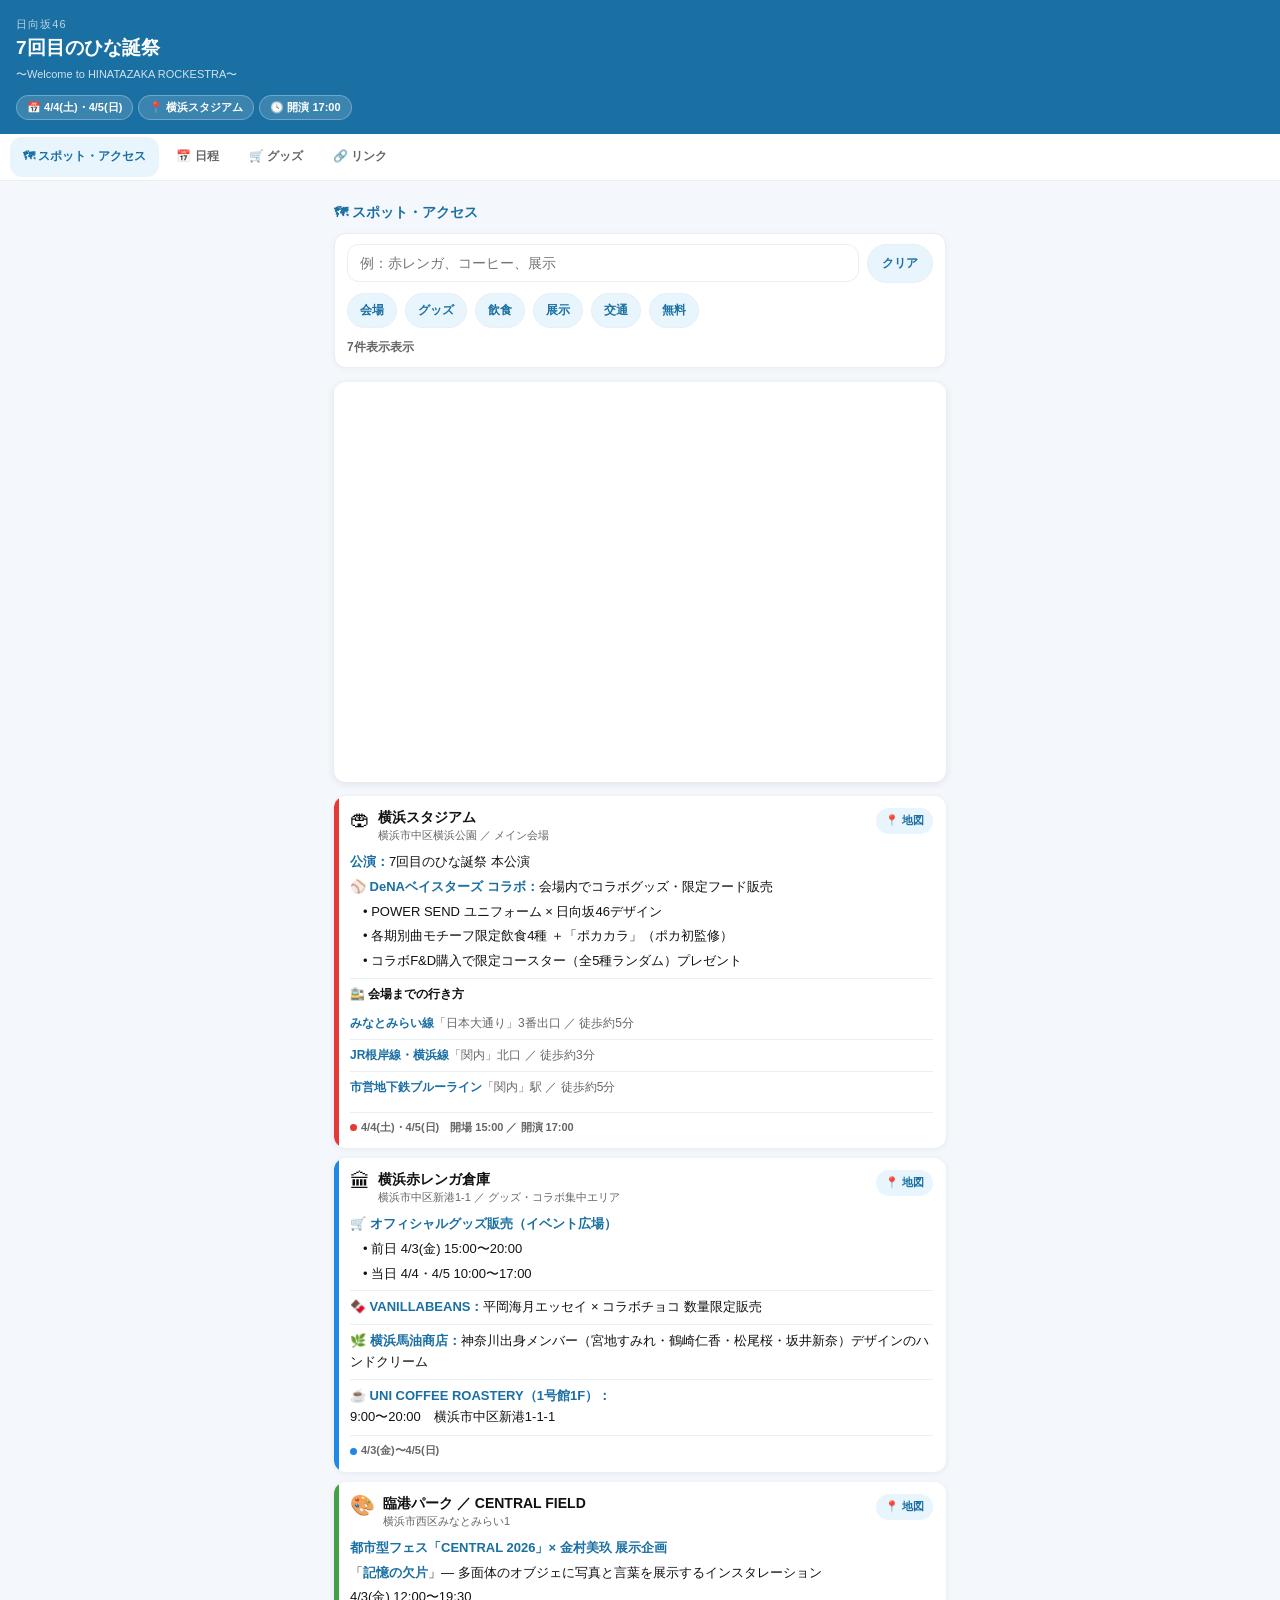
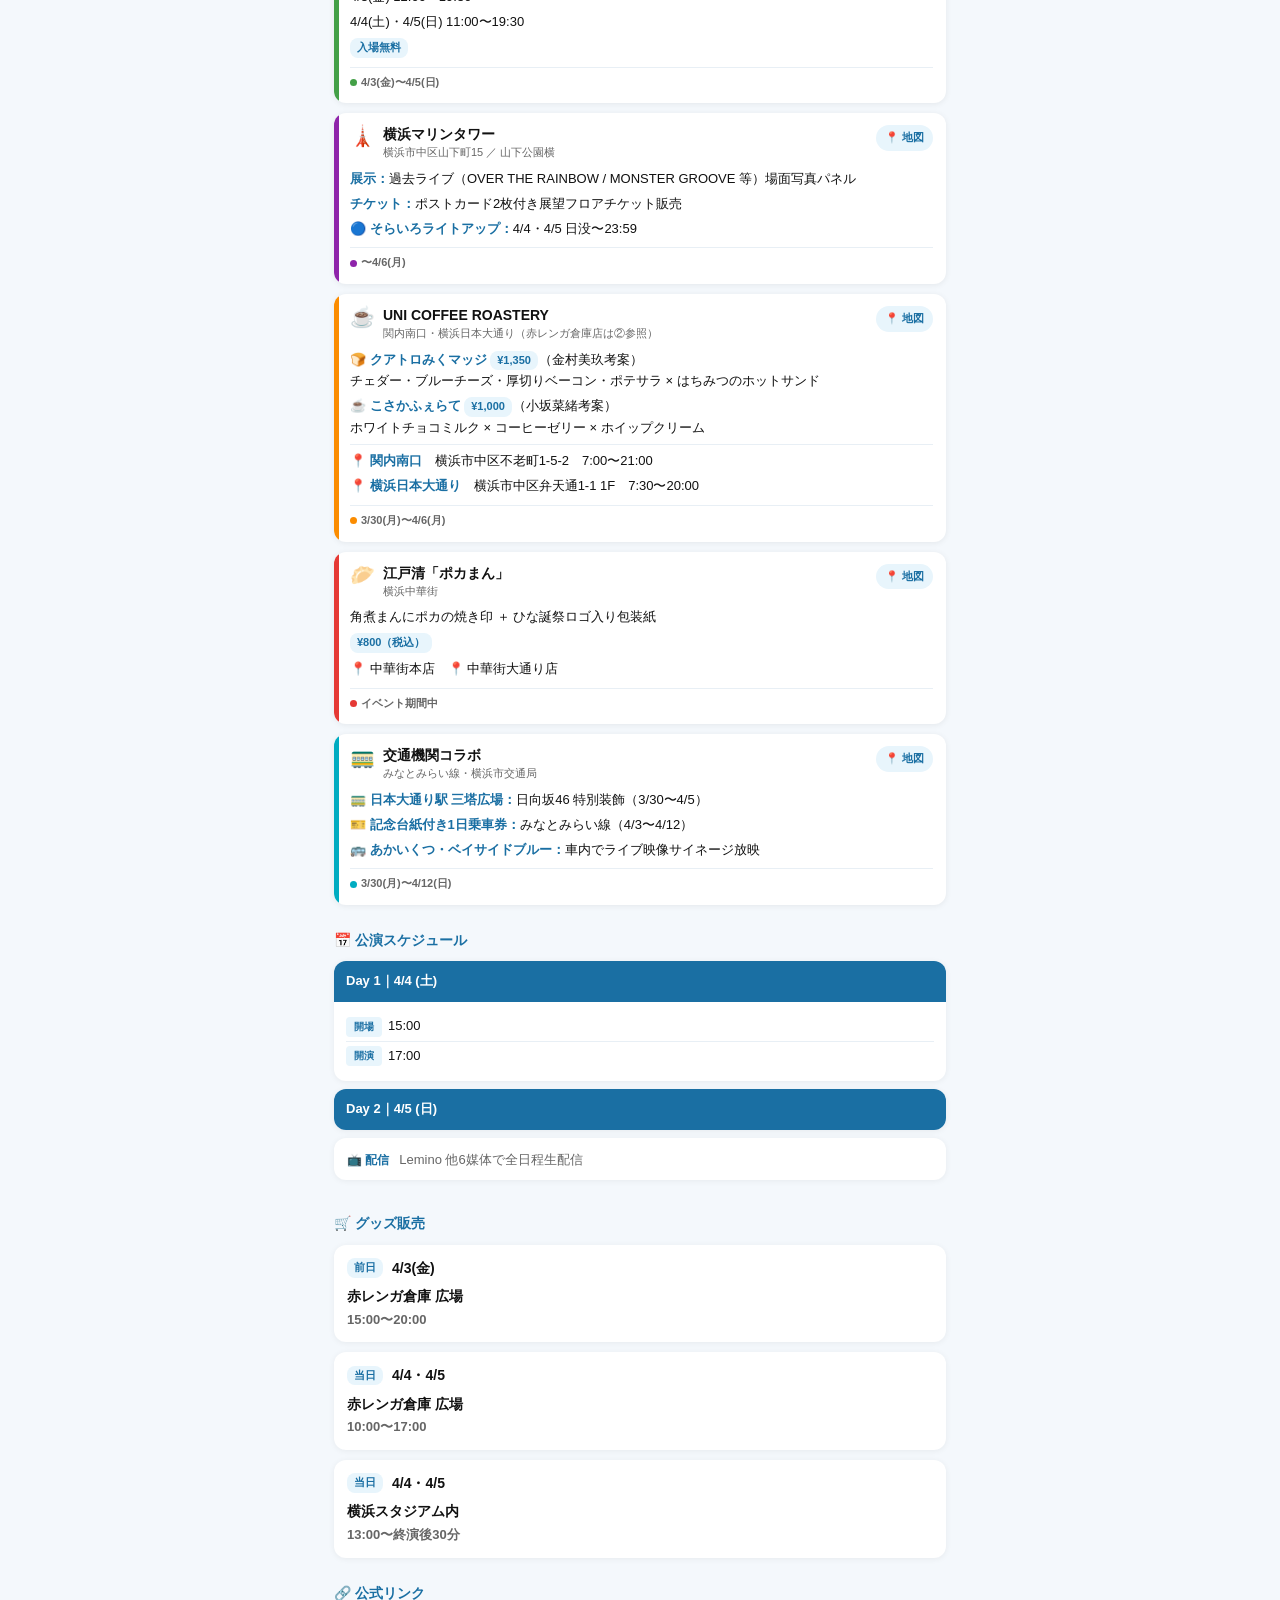
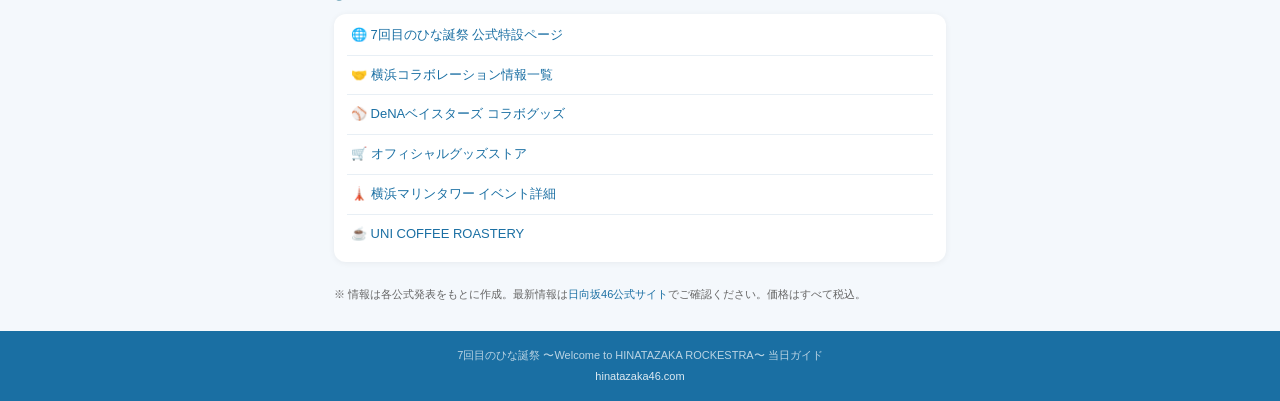
<file: index.html>
<!DOCTYPE html>
<html lang="ja">
<head>
  <meta charset="UTF-8">
  <meta name="viewport" content="width=device-width, initial-scale=1.0, viewport-fit=cover">
  <title>7回目のひな誕祭 当日ガイド</title>
  <link rel="stylesheet" href="styles.css">
  <script src="app.js" defer></script>
</head>
<body>

<a class="skip-link" href="#main">スキップして本文へ</a>

<!-- ── HEADER ── -->
<header>
  <p>日向坂46</p>
  <h1>7回目のひな誕祭</h1>
  <small>〜Welcome to HINATAZAKA ROCKESTRA〜</small>
  <div class="tags">
    <span class="tag">📅 4/4(土)・4/5(日)</span>
    <span class="tag">📍 横浜スタジアム</span>
    <span class="tag">🕓 開演 17:00</span>
  </div>
</header>

<!-- ── NAV ── -->
<nav aria-label="ページ内ナビゲーション">
  <ul>
    <li><a class="nav-link" href="#spots">🗺 スポット・アクセス</a></li>
    <li><a class="nav-link" href="#schedule">📅 日程</a></li>
    <li><a class="nav-link" href="#goods">🛒 グッズ</a></li>
    <li><a class="nav-link" href="#links">🔗 リンク</a></li>
  </ul>
</nav>

<main id="main" class="w">

  <!-- ══════════════════════════════════════
       MAP + COLLAB INTEGRATED
  ══════════════════════════════════════ -->
  <section class="sec" id="spots">
    <h2>🗺 スポット・アクセス</h2>

    <div class="spot-filterbar" role="search" aria-label="スポットを検索・絞り込み">
      <div class="spot-filter-row">
        <div class="spot-search">
          <label class="sr-only" for="spotSearch">スポットを検索</label>
          <input
            id="spotSearch"
            type="search"
            placeholder="例：赤レンガ、コーヒー、展示"
            autocomplete="off"
          >
        </div>
        <button id="spotClear" type="button" class="btn-small">クリア</button>
      </div>

      <div class="spot-filter-row" aria-label="タグで絞り込み">
        <button type="button" class="tag-filter" data-spot-tag="会場" aria-pressed="false">会場</button>
        <button type="button" class="tag-filter" data-spot-tag="グッズ" aria-pressed="false">グッズ</button>
        <button type="button" class="tag-filter" data-spot-tag="飲食" aria-pressed="false">飲食</button>
        <button type="button" class="tag-filter" data-spot-tag="展示" aria-pressed="false">展示</button>
        <button type="button" class="tag-filter" data-spot-tag="交通" aria-pressed="false">交通</button>
        <button type="button" class="tag-filter" data-spot-tag="無料" aria-pressed="false">無料</button>
      </div>

      <div class="spot-results" aria-live="polite">
        <span id="spotResultsCount">0件</span>表示
        <span id="spotNoResults" hidden>対象がありません</span>
      </div>
    </div>

    <!-- 地図 -->
    <div class="map-frame map-frame--crop" aria-label="横浜エリアマップ">
      <iframe
        id="yokohama-map"
        title="横浜エリアマップ（ピン付き）"
        loading="lazy"
        referrerpolicy="no-referrer-when-downgrade"
        src="https://www.google.com/maps/d/embed?mid=19dE9UWyX50jd9NySJXjD5lwad0S62lk&amp;z=14&amp;ll=35.4453%2C139.6381"
      ></iframe>
    </div>

    <!-- スポットカード -->
    <div class="spot-cards">

      <!-- ① 横浜スタジアム（会場＋行き方） -->
      <div class="spot-card" id="access" data-spot-id="stadium" data-lat="35.4394" data-lng="139.6374" data-tags="会場,グッズ,飲食">
        <div class="spot-bar" style="background:var(--c-stadium);"></div>
        <div class="spot-inner">
          <div class="spot-hd">
            <div class="spot-hd-left">
              <span class="spot-emoji">🏟</span>
              <div>
                <div class="spot-title">横浜スタジアム</div>
                <div class="spot-sub">横浜市中区横浜公園 ／ メイン会場</div>
              </div>
            </div>
            <a class="map-btn" href="https://maps.google.com/?q=横浜スタジアム" target="_blank" rel="noopener">📍 地図</a>
          </div>
          <div class="spot-body">
            <p><strong>公演：</strong>7回目のひな誕祭 本公演</p>
            <p><strong>⚾ DeNAベイスターズ コラボ：</strong>会場内でコラボグッズ・限定フード販売</p>
            <p>　• POWER SEND ユニフォーム × 日向坂46デザイン</p>
            <p>　• 各期別曲モチーフ限定飲食4種 ＋「ポカカラ」（ポカ初監修）</p>
            <p>　• コラボF&D購入で限定コースター（全5種ランダム）プレゼント</p>
            <hr>
            <p class="spot-inline-h">🚉 会場までの行き方</p>
            <ul class="spot-route">
              <li><strong>みなとみらい線</strong>「日本大通り」3番出口 ／ 徒歩約5分</li>
              <li><strong>JR根岸線・横浜線</strong>「関内」北口 ／ 徒歩約3分</li>
              <li><strong>市営地下鉄ブルーライン</strong>「関内」駅 ／ 徒歩約5分</li>
            </ul>
          </div>
          <div class="spot-foot">
            <div class="dot" style="background:var(--c-stadium);"></div>
            4/4(土)・4/5(日)　開場 15:00 ／ 開演 17:00
          </div>
        </div>
      </div>

      <!-- ② 横浜赤レンガ倉庫 -->
      <div class="spot-card" data-spot-id="redbrick" data-lat="35.4526321" data-lng="139.6428944" data-tags="グッズ,飲食">
        <div class="spot-bar" style="background:var(--c-redbrick);"></div>
        <div class="spot-inner">
          <div class="spot-hd">
            <div class="spot-hd-left">
              <span class="spot-emoji">🏛</span>
              <div>
                <div class="spot-title">横浜赤レンガ倉庫</div>
                <div class="spot-sub">横浜市中区新港1-1 ／ グッズ・コラボ集中エリア</div>
              </div>
            </div>
            <a class="map-btn" href="https://maps.google.com/?q=横浜赤レンガ倉庫" target="_blank" rel="noopener">📍 地図</a>
          </div>
          <div class="spot-body">
            <p><strong>🛒 オフィシャルグッズ販売（イベント広場）</strong></p>
            <p>　• 前日 4/3(金) 15:00〜20:00</p>
            <p>　• 当日 4/4・4/5 10:00〜17:00</p>
            <hr>
            <p><strong>🍫 VANILLABEANS：</strong>平岡海月エッセイ × コラボチョコ 数量限定販売</p>
            <hr>
            <p><strong>🌿 横浜馬油商店：</strong>神奈川出身メンバー（宮地すみれ・鶴崎仁香・松尾桜・坂井新奈）デザインのハンドクリーム</p>
            <hr>
            <p><strong>☕ UNI COFFEE ROASTERY（1号館1F）：</strong><br>9:00〜20:00　横浜市中区新港1-1-1</p>
          </div>
          <div class="spot-foot">
            <div class="dot" style="background:var(--c-redbrick);"></div>
            4/3(金)〜4/5(日)
          </div>
        </div>
      </div>

      <!-- ③ 臨港パーク（CENTRAL） -->
      <div class="spot-card" data-spot-id="central" data-lat="35.461028" data-lng="139.637389" data-tags="展示,無料">
        <div class="spot-bar" style="background:var(--c-central);"></div>
        <div class="spot-inner">
          <div class="spot-hd">
            <div class="spot-hd-left">
              <span class="spot-emoji">🎨</span>
              <div>
                <div class="spot-title">臨港パーク ／ CENTRAL FIELD</div>
                <div class="spot-sub">横浜市西区みなとみらい1</div>
              </div>
            </div>
            <a class="map-btn" href="https://maps.google.com/?q=臨港パーク+横浜" target="_blank" rel="noopener">📍 地図</a>
          </div>
          <div class="spot-body">
            <p><strong>都市型フェス「CENTRAL 2026」× 金村美玖 展示企画</strong></p>
            <p>「<strong>記憶の欠片</strong>」— 多面体のオブジェに写真と言葉を展示するインスタレーション</p>
            <p>4/3(金) 12:00〜19:30</p>
            <p>4/4(土)・4/5(日) 11:00〜19:30</p>
            <span class="chip chip-green">入場無料</span>
          </div>
          <div class="spot-foot">
            <div class="dot" style="background:var(--c-central);"></div>
            4/3(金)〜4/5(日)
          </div>
        </div>
      </div>

      <!-- ④ 横浜マリンタワー -->
      <div class="spot-card" data-spot-id="marinetower" data-lat="35.443939" data-lng="139.650940" data-tags="展示">
        <div class="spot-bar" style="background:var(--c-tower);"></div>
        <div class="spot-inner">
          <div class="spot-hd">
            <div class="spot-hd-left">
              <span class="spot-emoji">🗼</span>
              <div>
                <div class="spot-title">横浜マリンタワー</div>
                <div class="spot-sub">横浜市中区山下町15 ／ 山下公園横</div>
              </div>
            </div>
            <a class="map-btn" href="https://maps.google.com/?q=横浜マリンタワー" target="_blank" rel="noopener">📍 地図</a>
          </div>
          <div class="spot-body">
            <p><strong>展示：</strong>過去ライブ（OVER THE RAINBOW / MONSTER GROOVE 等）場面写真パネル</p>
            <p><strong>チケット：</strong>ポストカード2枚付き展望フロアチケット販売</p>
            <p><strong>🔵 そらいろライトアップ：</strong>4/4・4/5 日没〜23:59</p>
          </div>
          <div class="spot-foot">
            <div class="dot" style="background:var(--c-tower);"></div>
            〜4/6(月)
          </div>
        </div>
      </div>

      <!-- ⑤ UNI COFFEE（関内・日本大通り） -->
      <div class="spot-card" data-spot-id="unicoffee" data-lat="35.4468455" data-lng="139.6408256" data-tags="飲食">
        <div class="spot-bar" style="background:var(--c-unicoffee);"></div>
        <div class="spot-inner">
          <div class="spot-hd">
            <div class="spot-hd-left">
              <span class="spot-emoji">☕</span>
              <div>
                <div class="spot-title">UNI COFFEE ROASTERY</div>
                <div class="spot-sub">関内南口・横浜日本大通り（赤レンガ倉庫店は②参照）</div>
              </div>
            </div>
            <a class="map-btn" href="https://maps.google.com/?q=UNI+COFFEE+ROASTERY+関内" target="_blank" rel="noopener">📍 地図</a>
          </div>
          <div class="spot-body">
            <p>🍞 <strong>クアトロみくマッジ</strong> <span class="chip">¥1,350</span>（金村美玖考案）<br>
            チェダー・ブルーチーズ・厚切りベーコン・ポテサラ × はちみつのホットサンド</p>
            <p>☕ <strong>こさかふぇらて</strong> <span class="chip">¥1,000</span>（小坂菜緒考案）<br>
            ホワイトチョコミルク × コーヒーゼリー × ホイップクリーム</p>
            <hr>
            <p>📍 <strong>関内南口</strong>　横浜市中区不老町1-5-2　7:00〜21:00</p>
            <p>📍 <strong>横浜日本大通り</strong>　横浜市中区弁天通1-1 1F　7:30〜20:00</p>
          </div>
          <div class="spot-foot">
            <div class="dot" style="background:var(--c-unicoffee);"></div>
            3/30(月)〜4/6(月)
          </div>
        </div>
      </div>

      <!-- ⑥ 横浜中華街 -->
      <div class="spot-card" data-spot-id="chinatown" data-lat="35.442815" data-lng="139.645929" data-tags="飲食">
        <div class="spot-bar" style="background:var(--c-chinatown);"></div>
        <div class="spot-inner">
          <div class="spot-hd">
            <div class="spot-hd-left">
              <span class="spot-emoji">🥟</span>
              <div>
                <div class="spot-title">江戸清「ポカまん」</div>
                <div class="spot-sub">横浜中華街</div>
              </div>
            </div>
            <a class="map-btn" href="https://maps.google.com/?q=江戸清+横浜中華街" target="_blank" rel="noopener">📍 地図</a>
          </div>
          <div class="spot-body">
            <p>角煮まんにポカの焼き印 ＋ ひな誕祭ロゴ入り包装紙</p>
            <span class="chip">¥800（税込）</span>
            <p style="margin-top:5px;">📍 中華街本店　📍 中華街大通り店</p>
          </div>
          <div class="spot-foot">
            <div class="dot" style="background:var(--c-chinatown);"></div>
            イベント期間中
          </div>
        </div>
      </div>

      <!-- ⑦ 日本大通り駅・交通コラボ -->
      <div class="spot-card" data-spot-id="nihonodori" data-lat="35.446794" data-lng="139.642647" data-tags="交通">
        <div class="spot-bar" style="background:var(--c-minatomi);"></div>
        <div class="spot-inner">
          <div class="spot-hd">
            <div class="spot-hd-left">
              <span class="spot-emoji">🚃</span>
              <div>
                <div class="spot-title">交通機関コラボ</div>
                <div class="spot-sub">みなとみらい線・横浜市交通局</div>
              </div>
            </div>
            <a class="map-btn" href="https://maps.google.com/?q=日本大通り駅" target="_blank" rel="noopener">📍 地図</a>
          </div>
          <div class="spot-body">
            <p><strong>🚃 日本大通り駅 三塔広場：</strong>日向坂46 特別装飾（3/30〜4/5）</p>
            <p><strong>🎫 記念台紙付き1日乗車券：</strong>みなとみらい線（4/3〜4/12）</p>
            <p><strong>🚌 あかいくつ・ベイサイドブルー：</strong>車内でライブ映像サイネージ放映</p>
          </div>
          <div class="spot-foot">
            <div class="dot" style="background:var(--c-minatomi);"></div>
            3/30(月)〜4/12(日)
          </div>
        </div>
      </div>

    </div><!-- /spot-cards -->
  </section>

  <!-- ── SCHEDULE ── -->
  <section class="sec" id="schedule">
    <h2>📅 公演スケジュール</h2>
    <div class="schedule-list">
      <details class="day-accordion" open>
        <summary>Day 1｜4/4 (土)</summary>
        <div class="day-body">
          <div class="row"><span class="lbl">開場</span>15:00</div>
          <div class="row"><span class="lbl">開演</span>17:00</div>
        </div>
      </details>

      <details class="day-accordion">
        <summary>Day 2｜4/5 (日)</summary>
        <div class="day-body">
          <div class="row"><span class="lbl">開場</span>15:00</div>
          <div class="row"><span class="lbl">開演</span>17:00</div>
        </div>
      </details>
    </div>
    <div class="card" style="padding: 10px 13px; margin-top: 2px;">
      <span style="font-size:12px; font-weight:700; color:var(--sky-d);">📺 配信</span>
      <span style="font-size:13px; color:var(--sub); margin-left:6px;">Lemino 他6媒体で全日程生配信</span>
    </div>
  </section>

  <!-- ── GOODS ── -->
  <section class="sec" id="goods">
    <h2>🛒 グッズ販売</h2>
    <div class="goods-list" aria-label="グッズ販売日程">
      <div class="goods-item">
        <div class="goods-meta">
          <span class="chip">前日</span>
          <span style="font-weight:900;">4/3(金)</span>
        </div>
        <div class="goods-place">赤レンガ倉庫 広場</div>
        <div class="goods-time">15:00〜20:00</div>
      </div>

      <div class="goods-item">
        <div class="goods-meta">
          <span class="chip">当日</span>
          <span style="font-weight:900;">4/4・4/5</span>
        </div>
        <div class="goods-place">赤レンガ倉庫 広場</div>
        <div class="goods-time">10:00〜17:00</div>
      </div>

      <div class="goods-item">
        <div class="goods-meta">
          <span class="chip">当日</span>
          <span style="font-weight:900;">4/4・4/5</span>
        </div>
        <div class="goods-place">横浜スタジアム内</div>
        <div class="goods-time">13:00〜終演後30分</div>
      </div>
    </div>
  </section>

  <!-- ── LINKS ── -->
  <section class="sec" id="links">
    <h2>🔗 公式リンク</h2>
    <div class="card" style="padding: 2px 13px 8px;">
      <ul class="lk-list">
        <li><a href="https://www.hinatazaka46.com/s/official/page/7th-anniversary" target="_blank" rel="noopener">🌐 7回目のひな誕祭 公式特設ページ</a></li>
        <li><a href="https://www.hinatazaka46.com/s/official/news/detail/E00807" target="_blank" rel="noopener">🤝 横浜コラボレーション情報一覧</a></li>
        <li><a href="https://www.baystars.co.jp/news/2026/04/0401_01.php" target="_blank" rel="noopener">⚾ DeNAベイスターズ コラボグッズ</a></li>
        <li><a href="https://store.plusmember.jp/hinatazaka46/products/list.php?category_id=5023" target="_blank" rel="noopener">🛒 オフィシャルグッズストア</a></li>
        <li><a href="https://marinetower.yokohama/events/202603193284/" target="_blank" rel="noopener">🗼 横浜マリンタワー イベント詳細</a></li>
        <li><a href="https://unicoffeeroastery.jp/" target="_blank" rel="noopener">☕ UNI COFFEE ROASTERY</a></li>
      </ul>
    </div>
  </section>

  <p class="note" style="margin: 12px 0 0;">
    ※ 情報は各公式発表をもとに作成。最新情報は<a href="https://www.hinatazaka46.com" style="color:var(--sky-d);">日向坂46公式サイト</a>でご確認ください。価格はすべて税込。
  </p>

</main><!-- /w -->

<footer>
  <p>7回目のひな誕祭 〜Welcome to HINATAZAKA ROCKESTRA〜 当日ガイド</p>
  <p style="margin-top:3px;"><a href="https://www.hinatazaka46.com">hinatazaka46.com</a></p>
</footer>

</body>
</html>
</file>
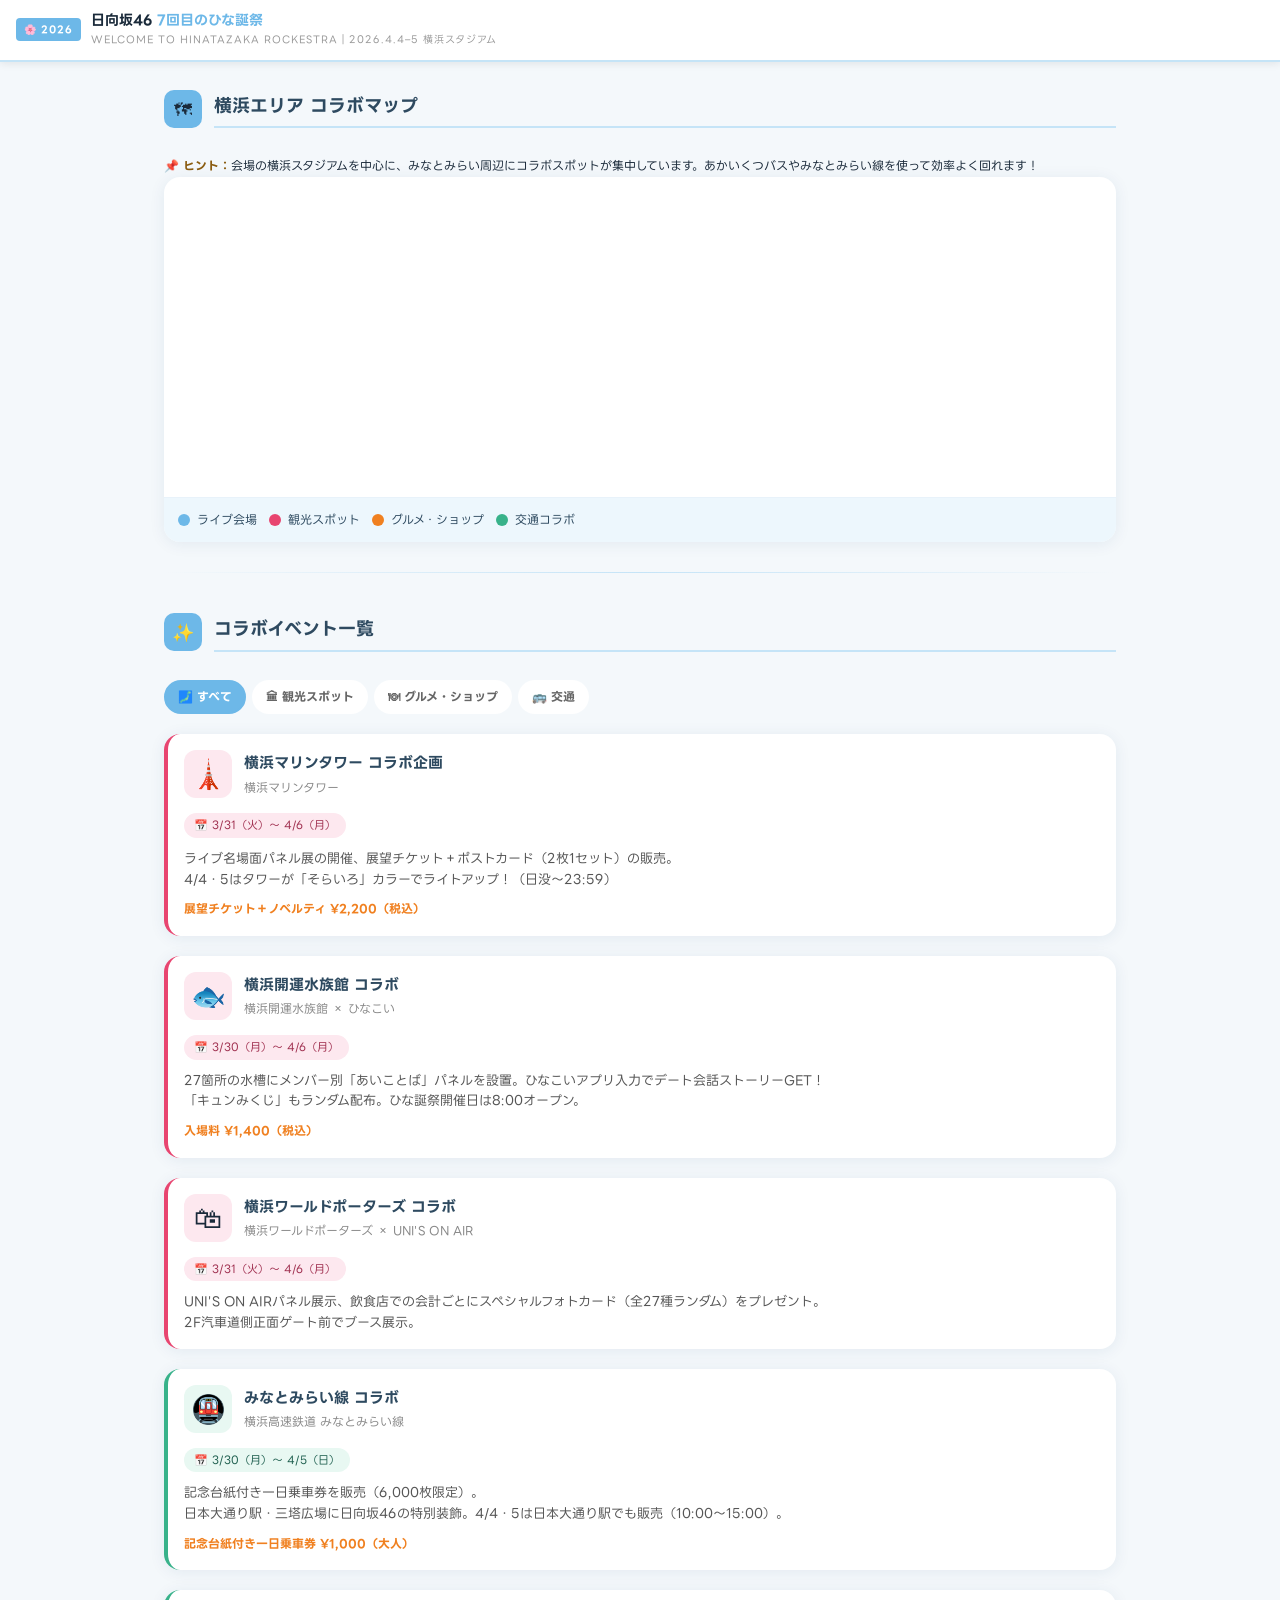
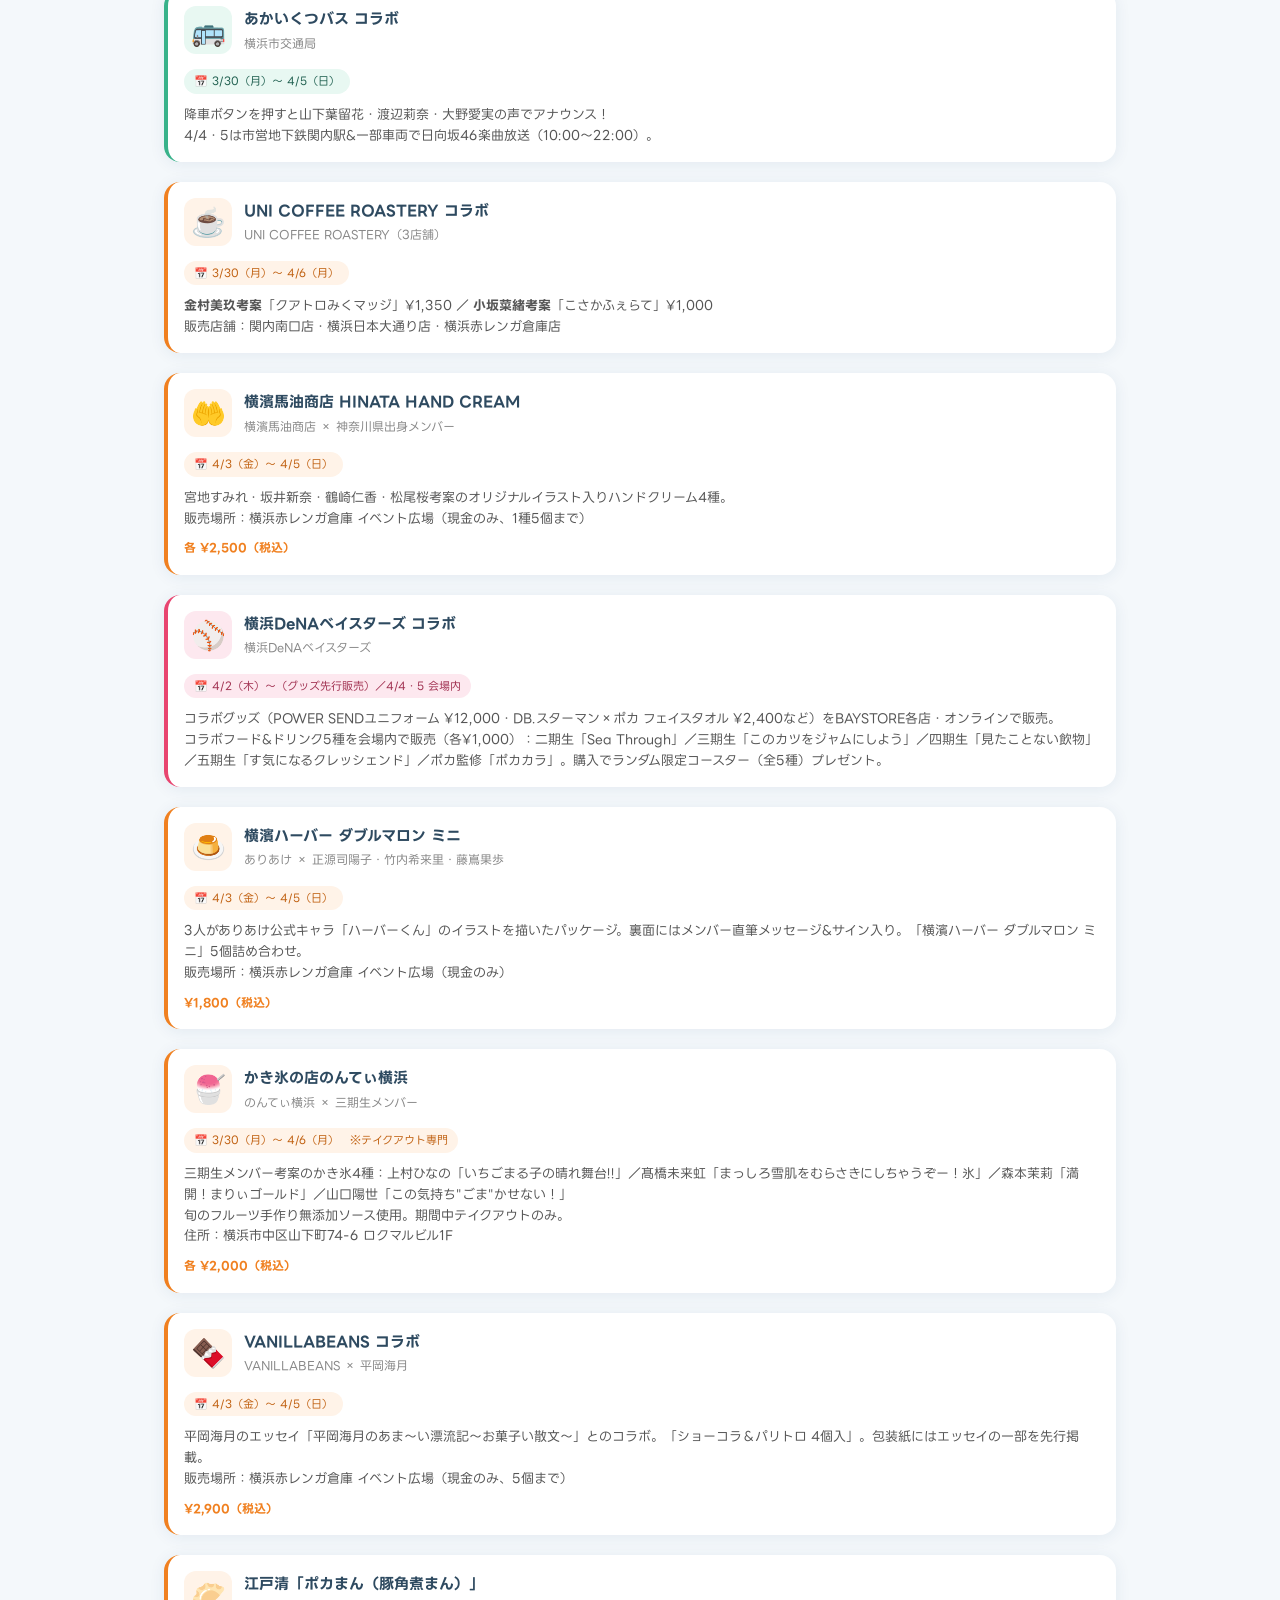
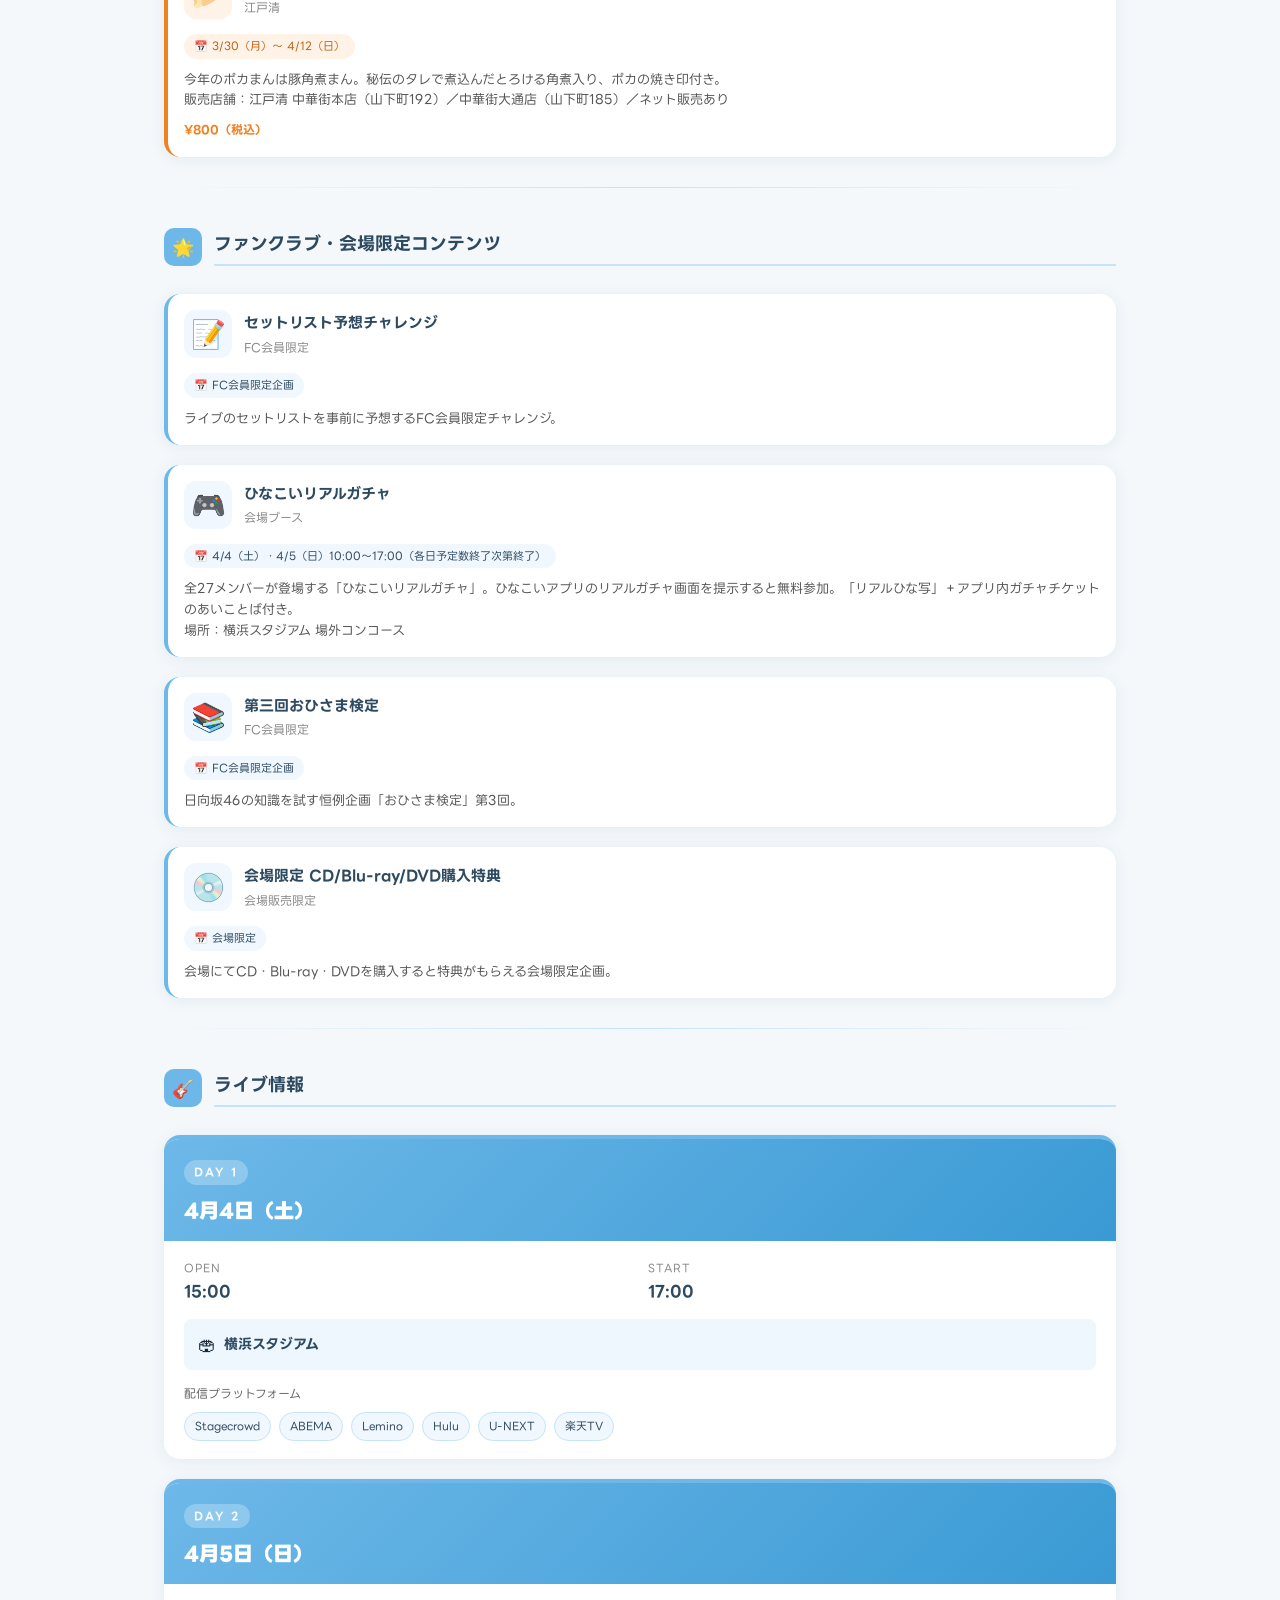
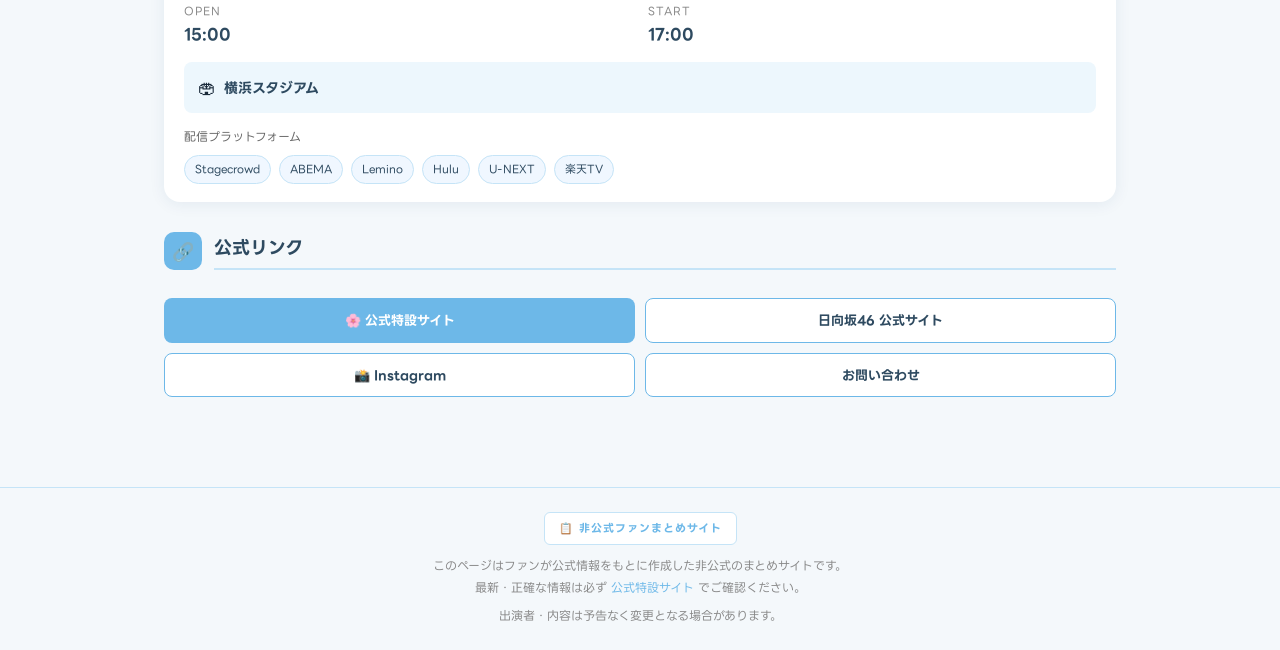
<file: hinatan7th.html>
<!DOCTYPE html>
<html lang="ja">
<head>
<meta charset="UTF-8">
<meta name="viewport" content="width=device-width, initial-scale=1.0">
<title>7回目のひな誕祭 イベント情報まとめ</title>
<link href="https://fonts.googleapis.com/css2?family=LINE+Seed+JP:wght@400;700&display=swap" rel="stylesheet">
<style>
  :root {
    --sky: #6db8e8;
    --sky-light: #c5e4f7;
    --sky-pale: #edf7fd;
    --yellow: #f9d030;
    --orange: #f08020;
    --dark: #1a2a3a;
    --mid: #2e4a60;
    --white: #ffffff;
    --gray: #f4f8fb;
    --accent: #e84570;
  }

  * { box-sizing: border-box; margin: 0; padding: 0; }

  body {
    font-family: 'LINE Seed JP', sans-serif;
    background: var(--gray);
    color: var(--dark);
    line-height: 1.7;
  }

  /* ===== HEADER ===== */
  .hero {
    background: var(--white);
    border-bottom: 2px solid var(--sky-light);
    padding: 18px 32px;
    display: flex;
    align-items: center;
    gap: 14px;
  }
  .hero-badge {
    display: inline-block;
    background: var(--sky);
    color: var(--white);
    font-size: 11px;
    font-weight: 700;
    letter-spacing: 1px;
    padding: 4px 12px;
    border-radius: 4px;
    white-space: nowrap;
    flex-shrink: 0;
  }
  .hero-text { flex: 1; }
  .hero h1 {
    font-size: 17px;
    color: var(--dark);
    font-weight: 700;
    line-height: 1.2;
  }
  .hero h1 span { color: var(--sky); }
  .hero-sub {
    font-size: 11px;
    color: #999;
    letter-spacing: 1px;
    margin-top: 2px;
  }
  .hero-info-row { display: none; }

  /* ===== SECTION ===== */
  .section {
    max-width: 980px;
    margin: 0 auto;
    padding: 50px 20px 10px;
  }
  .section-title {
    display: flex;
    align-items: center;
    gap: 12px;
    margin-bottom: 28px;
  }
  .section-title .icon {
    width: 38px;
    height: 38px;
    background: var(--sky);
    border-radius: 10px;
    display: flex;
    align-items: center;
    justify-content: center;
    font-size: 18px;
    flex-shrink: 0;
  }
  .section-title h2 {
    font-family: 'LINE Seed JP', sans-serif;
    font-size: 22px;
    font-weight: 700;
    color: var(--mid);
    border-bottom: 2px solid var(--sky-light);
    padding-bottom: 6px;
    flex: 1;
  }

  /* ===== LIVE CARDS ===== */
  .live-grid {
    display: grid;
    grid-template-columns: repeat(auto-fit, minmax(280px, 1fr));
    gap: 20px;
    margin-bottom: 30px;
  }
  .live-card {
    background: white;
    border-radius: 16px;
    overflow: hidden;
    box-shadow: 0 2px 16px rgba(30,70,120,0.08);
    border-top: 4px solid var(--sky);
  }
  .live-card-head {
    background: linear-gradient(135deg, var(--sky) 0%, #3a9ad4 100%);
    color: white;
    padding: 18px 20px 14px;
  }
  .live-card-head .day-badge {
    background: rgba(255,255,255,0.25);
    font-size: 11px;
    font-weight: 700;
    letter-spacing: 2px;
    padding: 3px 10px;
    border-radius: 20px;
    margin-bottom: 8px;
    display: inline-block;
  }
  .live-card-head .date {
    font-size: 20px;
    font-weight: 900;
  }
  .live-card-body { padding: 18px 20px; }
  .time-row {
    display: flex;
    gap: 16px;
    margin-bottom: 14px;
  }
  .time-item { flex: 1; }
  .time-item .t-label { font-size: 11px; color: #888; letter-spacing: 1px; }
  .time-item .t-value { font-size: 16px; font-weight: 700; color: var(--mid); }
  .venue-row {
    display: flex;
    align-items: center;
    gap: 8px;
    background: var(--sky-pale);
    border-radius: 8px;
    padding: 10px 14px;
    margin-bottom: 14px;
  }
  .venue-row .v-icon { font-size: 18px; }
  .venue-row .v-text { font-size: 14px; font-weight: 700; color: var(--mid); }
  .stream-label { font-size: 12px; color: #666; margin-bottom: 8px; font-weight: 500; }
  .stream-row {
    display: flex;
    gap: 8px;
    flex-wrap: wrap;
  }
  .stream-tag {
    background: #f0f7ff;
    color: var(--mid);
    font-size: 11px;
    padding: 4px 10px;
    border-radius: 20px;
    border: 1px solid var(--sky-light);
    font-weight: 500;
  }

  /* ===== TICKET BOX ===== */
  .ticket-box {
    background: white;
    border-radius: 16px;
    padding: 24px;
    box-shadow: 0 2px 16px rgba(30,70,120,0.08);
    margin-bottom: 30px;
  }
  .ticket-row {
    display: grid;
    grid-template-columns: repeat(auto-fit, minmax(200px, 1fr));
    gap: 14px;
  }
  .ticket-item {
    border: 1px solid #e0eef8;
    border-radius: 10px;
    padding: 14px 16px;
    position: relative;
  }
  .ticket-item.main { border-color: var(--sky); background: var(--sky-pale); }
  .ticket-item .t-type { font-size: 12px; color: #888; margin-bottom: 4px; }
  .ticket-item .t-price { font-size: 20px; font-weight: 900; color: var(--mid); }
  .ticket-item .t-note { font-size: 11px; color: #aaa; margin-top: 2px; }
  .ticket-links {
    margin-top: 16px;
    display: flex;
    gap: 10px;
    flex-wrap: wrap;
  }
  .ticket-link {
    display: inline-flex;
    align-items: center;
    gap: 6px;
    background: var(--sky);
    color: white;
    text-decoration: none;
    padding: 9px 18px;
    border-radius: 8px;
    font-size: 13px;
    font-weight: 600;
    transition: background 0.2s;
  }
  .ticket-link:hover { background: #4aa8d8; }
  .ticket-link.secondary {
    background: white;
    color: var(--mid);
    border: 1px solid var(--sky);
  }
  .ticket-link.secondary:hover { background: var(--sky-pale); }

  /* ===== COLLAB CARDS ===== */
  .collab-grid {
    display: grid;
    grid-template-columns: repeat(3, 1fr);
    gap: 20px;
    margin-bottom: 30px;
  }
  .collab-card {
    background: white;
    border-radius: 16px;
    padding: 22px;
    box-shadow: 0 2px 16px rgba(30,70,120,0.08);
    border-left: 4px solid var(--sky);
    transition: transform 0.2s, box-shadow 0.2s;
  }
  .collab-card:hover {
    transform: translateY(-3px);
    box-shadow: 0 8px 28px rgba(30,70,120,0.14);
  }
  .collab-card.food { border-left-color: var(--orange); }
  .collab-card.transport { border-left-color: #38b28a; }
  .collab-card.spot { border-left-color: var(--accent); }
  .collab-head {
    display: flex;
    align-items: flex-start;
    gap: 12px;
    margin-bottom: 12px;
  }
  .collab-emoji {
    font-size: 28px;
    width: 48px;
    height: 48px;
    display: flex;
    align-items: center;
    justify-content: center;
    background: var(--sky-pale);
    border-radius: 12px;
    flex-shrink: 0;
  }
  .collab-card.food .collab-emoji { background: #fff3e8; }
  .collab-card.transport .collab-emoji { background: #e8f8f2; }
  .collab-card.spot .collab-emoji { background: #fde8ef; }
  .collab-title { font-size: 15px; font-weight: 700; color: var(--mid); margin-bottom: 2px; }
  .collab-partner { font-size: 12px; color: #888; }
  .collab-period {
    display: inline-block;
    background: #f0f7ff;
    color: var(--mid);
    font-size: 11px;
    padding: 3px 10px;
    border-radius: 20px;
    margin-bottom: 10px;
    font-weight: 500;
  }
  .collab-card.food .collab-period { background: #fff3e8; color: #c06010; }
  .collab-card.transport .collab-period { background: #e8f8f2; color: #206050; }
  .collab-card.spot .collab-period { background: #fde8ef; color: #a03050; }
  .collab-desc { font-size: 13px; color: #555; line-height: 1.6; }
  .collab-price {
    margin-top: 10px;
    font-size: 12px;
    font-weight: 700;
    color: var(--orange);
  }

  /* ===== MAP ===== */
  .map-container {
    background: white;
    border-radius: 16px;
    overflow: hidden;
    box-shadow: 0 2px 16px rgba(30,70,120,0.08);
    margin-bottom: 30px;
  }
  .map-container iframe {
    width: 100%;
    height: 460px;
    border: none;
    display: block;
  }
  .map-legend {
    padding: 18px 22px;
    display: flex;
    gap: 20px;
    flex-wrap: wrap;
    border-top: 1px solid #e8f2fa;
    background: var(--sky-pale);
  }
  .map-legend-item {
    display: flex;
    align-items: center;
    gap: 7px;
    font-size: 12px;
    color: var(--mid);
    font-weight: 500;
  }
  .legend-dot {
    width: 12px;
    height: 12px;
    border-radius: 50%;
    flex-shrink: 0;
  }

  /* ===== CATEGORY TABS ===== */
  .cat-tabs {
    display: flex;
    gap: 10px;
    flex-wrap: wrap;
    margin-bottom: 20px;
  }
  .cat-tab {
    padding: 6px 16px;
    border-radius: 20px;
    font-size: 13px;
    font-weight: 600;
    cursor: pointer;
    border: 2px solid transparent;
    background: white;
    color: #666;
    transition: all 0.2s;
  }
  .cat-tab.active, .cat-tab:hover { background: var(--sky); color: white; border-color: var(--sky); }
  .cat-tab.food.active, .cat-tab.food:hover { background: var(--orange); border-color: var(--orange); }
  .cat-tab.transport.active, .cat-tab.transport:hover { background: #38b28a; border-color: #38b28a; }
  .cat-tab.spot.active, .cat-tab.spot:hover { background: var(--accent); border-color: var(--accent); }

  /* ===== DIVIDER ===== */
  .divider {
    height: 1px;
    background: linear-gradient(90deg, transparent, var(--sky-light), transparent);
    margin: 10px 0 40px;
  }

  /* ===== FOOTER ===== */
  footer {
    background: var(--gray);
    border-top: 1px solid var(--sky-light);
    color: #888;
    text-align: center;
    padding: 24px 20px;
    font-size: 12px;
    margin-top: 40px;
    line-height: 1.8;
  }
  footer a { color: var(--sky); text-decoration: none; }
  footer a:hover { text-decoration: underline; }
  footer .fan-note {
    display: inline-block;
    background: #fff;
    border: 1px solid var(--sky-light);
    border-radius: 6px;
    padding: 6px 14px;
    margin-bottom: 10px;
    font-size: 11px;
    color: var(--sky);
    font-weight: 700;
    letter-spacing: 1px;
  }

  /* ===== MOBILE ===== */
  @media (min-width: 601px) and (max-width: 900px) {
    .collab-grid { grid-template-columns: repeat(2, 1fr); }
  }
    .hero { padding: 12px 16px; gap: 10px; position: sticky; top: 0; z-index: 100; box-shadow: 0 2px 8px rgba(0,0,0,0.08); }
    .hero h1 { font-size: 14px; }
    .hero-sub { font-size: 10px; }
    .hero-badge { font-size: 10px; padding: 3px 8px; }
    .section { padding: 28px 14px 10px; }
    .live-grid { grid-template-columns: 1fr; }
    .collab-grid { grid-template-columns: 1fr; }
    .ticket-row { grid-template-columns: 1fr; }
    .map-container iframe { height: 320px; }
    .map-legend { gap: 12px; padding: 12px 14px; }
    .ticket-link { padding: 10px 14px; font-size: 13px; flex: 1 1 calc(50% - 5px); text-align: center; justify-content: center; }
    .cat-tabs { gap: 6px; }
    .cat-tab { font-size: 12px; padding: 5px 12px; }
    .section-title h2 { font-size: 18px; }
    .collab-card { padding: 16px; }
    .notice { font-size: 12px; }
  }

  /* ===== NOTICE BOX ===== */
  .notice {
    background: linear-gradient(135deg, #fff8e8, #fff3d4);
    border-left: 4px solid var(--yellow);
    border-radius: 0 12px 12px 0;
    padding: 14px 18px;
    font-size: 13px;
    color: #6b4c10;
    margin-bottom: 20px;
  }
  .notice strong { color: #8a5c10; }
</style>
</head>
<body>

<!-- HEADER -->
<div class="hero">
  <div class="hero-badge">🌸 2026</div>
  <div class="hero-text">
    <h1>日向坂46 <span>7回目のひな誕祭</span></h1>
    <div class="hero-sub">WELCOME TO HINATAZAKA ROCKESTRA｜2026.4.4–5 横浜スタジアム</div>
  </div>
</div>

<!-- MAP -->
<div class="section">
  <div class="section-title">
    <div class="icon">🗺</div>
    <h2>横浜エリア コラボマップ</h2>
  </div>
  <div class="notice">
    <strong>📌 ヒント：</strong>会場の横浜スタジアムを中心に、みなとみらい周辺にコラボスポットが集中しています。あかいくつバスやみなとみらい線を使って効率よく回れます！
  </div>
  <div class="map-container">
    <iframe
      src="https://www.google.com/maps/embed?pb=!1m54!1m12!1m3!1d13091.47!2d139.635!3d35.448!2m3!1f0!2f0!3f0!3m2!1i1024!2i768!4f13.1!4m39!3e2!4m5!1s ChIJq6YCCvBcGGARbAcQb4LatO4!2z5qiq5rWc44K544K_44K444Ki44Og!3m2!1d35.4432233!2d139.6401002!4m5!1sChIJ_2RVhR1dGGAR98Vdq5w3DPw!2z5qiq5rWc44Oe44Oq44Oz44K_44Ov44O8!3m2!1d35.4439383!2d139.6509414!4m5!1sChIJz8UoTL9dGGARvR685YZdPq4!2z5qiq5rWc6ZaA6YKj5aSn5peF6aSo!3m2!1d35.443125699999996!2d139.6445491!4m5!1sChIJSXGAhfhcGGARcz3MKth9lJQ!2z5qiq5rWc6LK35Uy355Sf5YaF5bqr!3m2!1d35.452632099999995!2d139.6428944!4m5!1sChIJ-fqqvllcGGARA266GZ-xatU!2z5qiq5rWc5Ymy44O844Or44OJ44Od44O844K_44O844Y!3m2!1d35.453991099999996!2d139.6389486!4m5!1sChIJq55krW1dGGARGgB4wbzkTik!2dUU5JIENPRkZFRSBST0FTVEVSWSDml6XmnKzml6XmnKzmgqTpg6g!3m2!1d35.446845499999995!2d139.6408256!5e0!3m2!1sja!2sjp!4v1700000000000!5m2!1sja!2sjp"
      allowfullscreen
      loading="lazy"
      referrerpolicy="no-referrer-when-downgrade"
      title="ひな誕祭コラボスポットマップ">
    </iframe>
    <div class="map-legend">
      <div class="map-legend-item"><div class="legend-dot" style="background:#6db8e8;"></div> ライブ会場</div>
      <div class="map-legend-item"><div class="legend-dot" style="background:#e84570;"></div> 観光スポット</div>
      <div class="map-legend-item"><div class="legend-dot" style="background:#f08020;"></div> グルメ・ショップ</div>
      <div class="map-legend-item"><div class="legend-dot" style="background:#38b28a;"></div> 交通コラボ</div>
    </div>
  </div>

  <div class="divider"></div>

  <!-- COLLAB -->
  <div class="section-title">
    <div class="icon">✨</div>
    <h2>コラボイベント一覧</h2>
  </div>

  <div class="cat-tabs">
    <span class="cat-tab active">🗾 すべて</span>
    <span class="cat-tab spot">🏛 観光スポット</span>
    <span class="cat-tab food">🍽 グルメ・ショップ</span>
    <span class="cat-tab transport">🚌 交通</span>
  </div>

  <div class="collab-grid">

    <!-- 横浜マリンタワー -->
    <div class="collab-card spot">
      <div class="collab-head">
        <div class="collab-emoji">🗼</div>
        <div>
          <div class="collab-title">横浜マリンタワー コラボ企画</div>
          <div class="collab-partner">横浜マリンタワー</div>
        </div>
      </div>
      <div class="collab-period">📅 3/31（火）〜 4/6（月）</div>
      <div class="collab-desc">
        ライブ名場面パネル展の開催、展望チケット＋ポストカード（2枚1セット）の販売。<br>
        4/4・5はタワーが「そらいろ」カラーでライトアップ！（日没〜23:59）
      </div>
      <div class="collab-price">展望チケット＋ノベルティ ¥2,200（税込）</div>
    </div>

    <!-- 横浜開運水族館 -->
    <div class="collab-card spot">
      <div class="collab-head">
        <div class="collab-emoji">🐟</div>
        <div>
          <div class="collab-title">横浜開運水族館 コラボ</div>
          <div class="collab-partner">横浜開運水族館 × ひなこい</div>
        </div>
      </div>
      <div class="collab-period">📅 3/30（月）〜 4/6（月）</div>
      <div class="collab-desc">
        27箇所の水槽にメンバー別「あいことば」パネルを設置。ひなこいアプリ入力でデート会話ストーリーGET！<br>
        「キュンみくじ」もランダム配布。ひな誕祭開催日は8:00オープン。
      </div>
      <div class="collab-price">入場料 ¥1,400（税込）</div>
    </div>

    <!-- ワールドポーターズ -->
    <div class="collab-card spot">
      <div class="collab-head">
        <div class="collab-emoji">🛍</div>
        <div>
          <div class="collab-title">横浜ワールドポーターズ コラボ</div>
          <div class="collab-partner">横浜ワールドポーターズ × UNI'S ON AIR</div>
        </div>
      </div>
      <div class="collab-period">📅 3/31（火）〜 4/6（月）</div>
      <div class="collab-desc">
        UNI'S ON AIRパネル展示、飲食店での会計ごとにスペシャルフォトカード（全27種ランダム）をプレゼント。<br>
        2F汽車道側正面ゲート前でブース展示。
      </div>
    </div>

    <!-- みなとみらい線 -->
    <div class="collab-card transport">
      <div class="collab-head">
        <div class="collab-emoji">🚇</div>
        <div>
          <div class="collab-title">みなとみらい線 コラボ</div>
          <div class="collab-partner">横浜高速鉄道 みなとみらい線</div>
        </div>
      </div>
      <div class="collab-period">📅 3/30（月）〜 4/5（日）</div>
      <div class="collab-desc">
        記念台紙付き一日乗車券を販売（6,000枚限定）。<br>
        日本大通り駅・三塔広場に日向坂46の特別装飾。4/4・5は日本大通り駅でも販売（10:00〜15:00）。
      </div>
      <div class="collab-price">記念台紙付き一日乗車券 ¥1,000（大人）</div>
    </div>

    <!-- あかいくつバス -->
    <div class="collab-card transport">
      <div class="collab-head">
        <div class="collab-emoji">🚌</div>
        <div>
          <div class="collab-title">あかいくつバス コラボ</div>
          <div class="collab-partner">横浜市交通局</div>
        </div>
      </div>
      <div class="collab-period">📅 3/30（月）〜 4/5（日）</div>
      <div class="collab-desc">
        降車ボタンを押すと山下葉留花・渡辺莉奈・大野愛実の声でアナウンス！<br>
        4/4・5は市営地下鉄関内駅&一部車両で日向坂46楽曲放送（10:00〜22:00）。
      </div>
    </div>

    <!-- UNI COFFEE ROASTERY -->
    <div class="collab-card food">
      <div class="collab-head">
        <div class="collab-emoji">☕</div>
        <div>
          <div class="collab-title">UNI COFFEE ROASTERY コラボ</div>
          <div class="collab-partner">UNI COFFEE ROASTERY（3店舗）</div>
        </div>
      </div>
      <div class="collab-period">📅 3/30（月）〜 4/6（月）</div>
      <div class="collab-desc">
        <strong>金村美玖考案</strong>「クアトロみくマッジ」¥1,350 ／ <strong>小坂菜緒考案</strong>「こさかふぇらて」¥1,000<br>
        販売店舗：関内南口店・横浜日本大通り店・横浜赤レンガ倉庫店
      </div>
    </div>

    <!-- 横濱馬油商店 -->
    <div class="collab-card food">
      <div class="collab-head">
        <div class="collab-emoji">🤲</div>
        <div>
          <div class="collab-title">横濱馬油商店 HINATA HAND CREAM</div>
          <div class="collab-partner">横濱馬油商店 × 神奈川県出身メンバー</div>
        </div>
      </div>
      <div class="collab-period">📅 4/3（金）〜 4/5（日）</div>
      <div class="collab-desc">
        宮地すみれ・坂井新奈・鶴崎仁香・松尾桜考案のオリジナルイラスト入りハンドクリーム4種。<br>
        販売場所：横浜赤レンガ倉庫 イベント広場（現金のみ、1種5個まで）
      </div>
      <div class="collab-price">各 ¥2,500（税込）</div>
    </div>

    <!-- 横浜DeNAベイスターズ -->
    <div class="collab-card spot">
      <div class="collab-head">
        <div class="collab-emoji">⚾</div>
        <div>
          <div class="collab-title">横浜DeNAベイスターズ コラボ</div>
          <div class="collab-partner">横浜DeNAベイスターズ</div>
        </div>
      </div>
      <div class="collab-period">📅 4/2（木）〜（グッズ先行販売）／4/4・5 会場内</div>
      <div class="collab-desc">
        コラボグッズ（POWER SENDユニフォーム ¥12,000・DB.スターマン×ポカ フェイスタオル ¥2,400など）をBAYSTORE各店・オンラインで販売。<br>
        コラボフード&ドリンク5種を会場内で販売（各¥1,000）：二期生「Sea Through」／三期生「このカツをジャムにしよう」／四期生「見たことない飲物」／五期生「す気になるクレッシェンド」／ポカ監修「ポカカラ」。購入でランダム限定コースター（全5種）プレゼント。
      </div>
    </div>

    <!-- 横浜ハーバー -->
    <div class="collab-card food">
      <div class="collab-head">
        <div class="collab-emoji">🍮</div>
        <div>
          <div class="collab-title">横濱ハーバー ダブルマロン ミニ</div>
          <div class="collab-partner">ありあけ × 正源司陽子・竹内希来里・藤嶌果歩</div>
        </div>
      </div>
      <div class="collab-period">📅 4/3（金）〜 4/5（日）</div>
      <div class="collab-desc">
        3人がありあけ公式キャラ「ハーバーくん」のイラストを描いたパッケージ。裏面にはメンバー直筆メッセージ&サイン入り。「横濱ハーバー ダブルマロン ミニ」5個詰め合わせ。<br>
        販売場所：横浜赤レンガ倉庫 イベント広場（現金のみ）
      </div>
      <div class="collab-price">¥1,800（税込）</div>
    </div>

    <!-- かき氷のんてぃ -->
    <div class="collab-card food">
      <div class="collab-head">
        <div class="collab-emoji">🍧</div>
        <div>
          <div class="collab-title">かき氷の店のんてぃ横浜</div>
          <div class="collab-partner">のんてぃ横浜 × 三期生メンバー</div>
        </div>
      </div>
      <div class="collab-period">📅 3/30（月）〜 4/6（月）　※テイクアウト専門</div>
      <div class="collab-desc">
        三期生メンバー考案のかき氷4種：上村ひなの「いちごまる子の晴れ舞台!!」／髙橋未来虹「まっしろ雪肌をむらさきにしちゃうぞー！氷」／森本茉莉「満開！まりぃゴールド」／山口陽世「この気持ち"ごま"かせない！」<br>
        旬のフルーツ手作り無添加ソース使用。期間中テイクアウトのみ。<br>
        住所：横浜市中区山下町74-6 ロクマルビル1F
      </div>
      <div class="collab-price">各 ¥2,000（税込）</div>
    </div>

    <!-- VANILLABEANS -->
    <div class="collab-card food">
      <div class="collab-head">
        <div class="collab-emoji">🍫</div>
        <div>
          <div class="collab-title">VANILLABEANS コラボ</div>
          <div class="collab-partner">VANILLABEANS × 平岡海月</div>
        </div>
      </div>
      <div class="collab-period">📅 4/3（金）〜 4/5（日）</div>
      <div class="collab-desc">
        平岡海月のエッセイ「平岡海月のあま～い漂流記～お菓子い散文～」とのコラボ。「ショーコラ＆パリトロ 4個入」。包装紙にはエッセイの一部を先行掲載。<br>
        販売場所：横浜赤レンガ倉庫 イベント広場（現金のみ、5個まで）
      </div>
      <div class="collab-price">¥2,900（税込）</div>
    </div>

    <!-- 江戸清ポカまん -->
    <div class="collab-card food">
      <div class="collab-head">
        <div class="collab-emoji">🥟</div>
        <div>
          <div class="collab-title">江戸清「ポカまん（豚角煮まん）」</div>
          <div class="collab-partner">江戸清</div>
        </div>
      </div>
      <div class="collab-period">📅 3/30（月）〜 4/12（日）</div>
      <div class="collab-desc">
        今年のポカまんは豚角煮まん。秘伝のタレで煮込んだとろける角煮入り、ポカの焼き印付き。<br>
        販売店舗：江戸清 中華街本店（山下町192）／中華街大通店（山下町185）／ネット販売あり
      </div>
      <div class="collab-price">¥800（税込）</div>
    </div>

  </div>

  <div class="divider"></div>

  <!-- FC EVENTS -->
  <div class="section-title">
    <div class="icon">🌟</div>
    <h2>ファンクラブ・会場限定コンテンツ</h2>
  </div>
  <div class="collab-grid">
    <div class="collab-card">
      <div class="collab-head">
        <div class="collab-emoji" style="background:#f0f7ff;">📝</div>
        <div>
          <div class="collab-title">セットリスト予想チャレンジ</div>
          <div class="collab-partner">FC会員限定</div>
        </div>
      </div>
      <div class="collab-period">📅 FC会員限定企画</div>
      <div class="collab-desc">ライブのセットリストを事前に予想するFC会員限定チャレンジ。</div>
    </div>
    <div class="collab-card">
      <div class="collab-head">
        <div class="collab-emoji" style="background:#f0f7ff;">🎮</div>
        <div>
          <div class="collab-title">ひなこいリアルガチャ</div>
          <div class="collab-partner">会場ブース</div>
        </div>
      </div>
      <div class="collab-period">📅 4/4（土）・4/5（日）10:00〜17:00（各日予定数終了次第終了）</div>
      <div class="collab-desc">
        全27メンバーが登場する「ひなこいリアルガチャ」。ひなこいアプリのリアルガチャ画面を提示すると無料参加。「リアルひな写」＋アプリ内ガチャチケットのあいことば付き。<br>
        場所：横浜スタジアム 場外コンコース
      </div>
    </div>
    <div class="collab-card">
      <div class="collab-head">
        <div class="collab-emoji" style="background:#f0f7ff;">📚</div>
        <div>
          <div class="collab-title">第三回おひさま検定</div>
          <div class="collab-partner">FC会員限定</div>
        </div>
      </div>
      <div class="collab-period">📅 FC会員限定企画</div>
      <div class="collab-desc">日向坂46の知識を試す恒例企画「おひさま検定」第3回。</div>
    </div>
    <div class="collab-card">
      <div class="collab-head">
        <div class="collab-emoji" style="background:#f0f7ff;">💿</div>
        <div>
          <div class="collab-title">会場限定 CD/Blu-ray/DVD購入特典</div>
          <div class="collab-partner">会場販売限定</div>
        </div>
      </div>
      <div class="collab-period">📅 会場限定</div>
      <div class="collab-desc">会場にてCD・Blu-ray・DVDを購入すると特典がもらえる会場限定企画。</div>
    </div>
  </div>

  <div class="divider"></div>

  <!-- LIVE INFO -->
  <div class="section-title">
    <div class="icon">🎸</div>
    <h2>ライブ情報</h2>
  </div>
  <div class="live-grid">
    <div class="live-card">
      <div class="live-card-head">
        <div class="day-badge">DAY 1</div>
        <div class="date">4月4日（土）</div>
      </div>
      <div class="live-card-body">
        <div class="time-row">
          <div class="time-item">
            <div class="t-label">OPEN</div>
            <div class="t-value">15:00</div>
          </div>
          <div class="time-item">
            <div class="t-label">START</div>
            <div class="t-value">17:00</div>
          </div>
        </div>
        <div class="venue-row">
          <div class="v-icon">🏟</div>
          <div class="v-text">横浜スタジアム</div>
        </div>
        <div class="stream-label">配信プラットフォーム</div>
        <div class="stream-row">
          <span class="stream-tag">Stagecrowd</span>
          <span class="stream-tag">ABEMA</span>
          <span class="stream-tag">Lemino</span>
          <span class="stream-tag">Hulu</span>
          <span class="stream-tag">U-NEXT</span>
          <span class="stream-tag">楽天TV</span>
        </div>
      </div>
    </div>
    <div class="live-card">
      <div class="live-card-head">
        <div class="day-badge">DAY 2</div>
        <div class="date">4月5日（日）</div>
      </div>
      <div class="live-card-body">
        <div class="time-row">
          <div class="time-item">
            <div class="t-label">OPEN</div>
            <div class="t-value">15:00</div>
          </div>
          <div class="time-item">
            <div class="t-label">START</div>
            <div class="t-value">17:00</div>
          </div>
        </div>
        <div class="venue-row">
          <div class="v-icon">🏟</div>
          <div class="v-text">横浜スタジアム</div>
        </div>
        <div class="stream-label">配信プラットフォーム</div>
        <div class="stream-row">
          <span class="stream-tag">Stagecrowd</span>
          <span class="stream-tag">ABEMA</span>
          <span class="stream-tag">Lemino</span>
          <span class="stream-tag">Hulu</span>
          <span class="stream-tag">U-NEXT</span>
          <span class="stream-tag">楽天TV</span>
        </div>
      </div>
    </div>
  </div>

  <!-- LINKS -->
  <div class="section-title">
    <div class="icon">🔗</div>
    <h2>公式リンク</h2>
  </div>
  <div class="ticket-links" style="margin-bottom:40px;">
    <a class="ticket-link" href="https://www.hinatazaka46.com/s/official/page/7th-anniversary?ima=0000" target="_blank">🌸 公式特設サイト</a>
    <a class="ticket-link secondary" href="https://www.hinatazaka46.com" target="_blank">日向坂46 公式サイト</a>
    <a class="ticket-link secondary" href="https://www.instagram.com/hinatazaka46/" target="_blank">📸 Instagram</a>
    <a class="ticket-link secondary" href="https://www.liveexsam.co.jp/contact_sakamichi/" target="_blank">お問い合わせ</a>
  </div>
</div>

<footer>
  <div class="fan-note">📋 非公式ファンまとめサイト</div>
  <p>このページはファンが公式情報をもとに作成した非公式のまとめサイトです。</p>
  <p>最新・正確な情報は必ず <a href="https://www.hinatazaka46.com/s/official/page/7th-anniversary?ima=0000" target="_blank">公式特設サイト</a> でご確認ください。</p>
  <p style="margin-top:6px;">出演者・内容は予告なく変更となる場合があります。</p>
</footer>

</body>
</html>
</file>
<file: styles.css>
:root {
  --sky-d: #1A6FA3;
  --sky: #4AACE8;
  --sky-l: #E8F5FC;
  --text: #111;
  --sub: #666;
  --line: #E8EFF5;
  --bg: #F4F8FC;
  --r: 12px;

  /* スポット配色 */
  --c-stadium: #E53935;
  --c-redbrick: #1E88E5;
  --c-central: #43A047;
  --c-tower: #8E24AA;
  --c-unicoffee: #FB8C00;
  --c-chinatown: #E53935;
  --c-minatomi: #00ACC1;
}

* { box-sizing: border-box; margin: 0; padding: 0; }

html { scroll-behavior: smooth; }
@media (prefers-reduced-motion: reduce) {
  html { scroll-behavior: auto; }
}

body {
  font-family: 'Hiragino Kaku Gothic ProN', 'Noto Sans JP', sans-serif;
  background: var(--bg);
  color: var(--text);
  font-size: clamp(13px, 3.2vw, 14px);
  line-height: 1.6;
  -webkit-text-size-adjust: 100%;
}

a { color: inherit; text-decoration: none; }
button, input { font-family: inherit; }

/* ── ACCESS / A11Y ── */
.skip-link {
  position: absolute;
  left: -9999px;
  top: 14px;
  z-index: 1000;
  background: #fff;
  color: var(--sky-d);
  padding: 10px 12px;
  border-radius: 12px;
  border: 2px solid var(--sky-d);
  font-weight: 800;
}
.skip-link:focus { left: 14px; }

.sr-only {
  position: absolute !important;
  width: 1px !important;
  height: 1px !important;
  padding: 0 !important;
  margin: -1px !important;
  overflow: hidden !important;
  clip: rect(0, 0, 0, 0) !important;
  white-space: nowrap !important;
  border: 0 !important;
}

:focus-visible {
  outline: 3px solid rgba(26, 111, 163, .35);
  outline-offset: 2px;
}

/* ── HEADER ── */
header {
  background: var(--sky-d);
  color: #fff;
  padding: 16px 16px 14px;
}
header p { font-size: 11px; opacity: .7; letter-spacing: .1em; }
header h1 { font-size: 19px; font-weight: 900; line-height: 1.2; margin: 3px 0; }
header small { font-size: 11px; opacity: .8; }
.tags { margin-top: 10px; display: flex; flex-wrap: wrap; gap: 5px; }
.tag {
  background: rgba(255,255,255,.15);
  border: 1px solid rgba(255,255,255,.28);
  border-radius: 20px;
  padding: 3px 10px;
  font-size: 11px;
  font-weight: 600;
}

/* ── NAV ── */
nav {
  position: sticky;
  top: 0;
  z-index: 99;
  background: #fff;
  border-bottom: 1px solid var(--line);
  overflow-x: auto;
  white-space: nowrap;
  scrollbar-width: none;
}
nav::-webkit-scrollbar { display: none; }
nav ul { display: inline-flex; list-style: none; padding: 0 8px; }
nav a {
  display: block;
  padding: 10px 13px;
  color: var(--sub);
  font-size: 12px;
  font-weight: 600;
  border-radius: 12px;
  margin: 3px 2px;
}
nav a:hover { color: var(--sky-d); }
nav a.is-active {
  color: var(--sky-d);
  background: var(--sky-l);
}

/* ── WRAP ── */
.w { max-width: 640px; margin: 0 auto; padding: 0 14px; }
@supports(padding: max(0px)){
  .w { padding-left: max(14px, env(safe-area-inset-left)); padding-right: max(14px, env(safe-area-inset-right)); }
}

/* ── SECTION TITLE ── */
.sec { padding: clamp(14px, 4vw, 20px) 0 4px; scroll-margin-top: 42px; }
h2 {
  font-size: 14px;
  font-weight: 800;
  color: var(--sky-d);
  margin-bottom: 10px;
  display: flex;
  align-items: center;
  gap: 6px;
}

.spot-card#access { scroll-margin-top: 48px; }

.spot-inline-h {
  font-size: 12px;
  font-weight: 800;
  color: var(--sky-d);
  margin: 0 0 6px;
}

.spot-route {
  list-style: none;
  margin: 0;
  padding: 0;
  font-size: 12px;
  color: var(--sub);
  line-height: 1.6;
}
.spot-route li {
  padding: 6px 0;
  border-bottom: 1px solid var(--line);
}
.spot-route li:last-child { border-bottom: none; }
.spot-route strong { color: var(--text); font-weight: 800; }

/* ══════════════════════════════════
   SPOTS: MAP + FILTER + CARDS
   ══════════════════════════════════ */

/* ── 地図（遅延読み込み対応） ── */
.map-frame {
  border-radius: var(--r);
  overflow: hidden;
  box-shadow: 0 2px 10px rgba(0,0,0,.09);
  margin-bottom: 0;
  position: relative;
  background: #fff;
}

/* My Maps埋め込みは帯・凡例をURLで消せないため、クリップで地図主体だけ見せる（Google側UI変更で要調整） */
.map-frame--crop {
  --map-crop-top: 56px;
  /* 見やすさ優先。下にMy Mapsの凡例が出る場合は height を少し下げる */
  height: clamp(300px, 48vh, 400px);
  margin-bottom: 14px;
}
.map-frame--crop iframe {
  width: 100%;
  height: 620px;
  border: 0;
  display: block;
  margin-top: calc(-1 * var(--map-crop-top));
}

/* ── スポット検索/フィルタ ── */
.spot-filterbar {
  background: #fff;
  border: 1px solid var(--line);
  border-radius: var(--r);
  padding: 10px 12px;
  box-shadow: 0 1px 6px rgba(0,0,0,.04);
  margin-bottom: 14px;
}
.spot-filter-row {
  display: flex;
  flex-wrap: wrap;
  gap: 10px 8px;
  align-items: center;
  margin-bottom: 10px;
}
.spot-filter-row:last-child { margin-bottom: 0; }

.spot-search {
  flex: 1;
  min-width: 170px;
  display: flex;
  gap: 8px;
  align-items: center;
}
.spot-search input[type="search"]{
  width: 100%;
  border: 1px solid var(--line);
  background: #fff;
  border-radius: 12px;
  padding: 10px 12px;
  font-size: 14px;
  outline: none;
}
.btn-small {
  border: 1px solid var(--line);
  background: var(--sky-l);
  color: var(--sky-d);
  border-radius: 999px;
  padding: 10px 14px;
  font-size: 12px;
  font-weight: 800;
  cursor: pointer;
}
.btn-small:hover { filter: brightness(0.98); }

.tag-filter {
  border: 1px solid var(--line);
  background: var(--sky-l);
  color: var(--sky-d);
  border-radius: 999px;
  padding: 8px 12px;
  font-size: 12px;
  font-weight: 800;
  cursor: pointer;
  transition: background .12s;
}
.tag-filter[aria-pressed="true"] {
  background: var(--sky-d);
  color: #fff;
  border-color: var(--sky-d);
}

.spot-results {
  font-size: 12px;
  color: var(--sub);
  font-weight: 700;
}

/* ── スポットカード ── */
.spot-cards { display: flex; flex-direction: column; gap: 10px; }

.spot-card {
  background: #fff;
  border-radius: var(--r);
  box-shadow: 0 1px 6px rgba(0,0,0,.07);
  overflow: hidden;
  display: grid;
  /* 左：カラーバー、右：コンテンツ */
  grid-template-columns: 5px 1fr;
  transition: box-shadow .15s, transform .15s;
}
.spot-card:hover { box-shadow: 0 3px 14px rgba(0,0,0,.12); transform: translateY(-1px); }
.chip-green { background: #D1FAE5; color: #065F46; }

/* カラーバー */
.spot-bar { border-radius: var(--r) 0 0 var(--r); }

/* カード内レイアウト */
.spot-inner { padding: 12px 13px 12px 11px; }

/* ヘッダー行 */
.spot-hd {
  display: flex;
  align-items: flex-start;
  justify-content: space-between;
  gap: 8px;
  margin-bottom: 7px;
}
.spot-hd-left { display: flex; align-items: flex-start; gap: 8px; }
.spot-emoji { font-size: 20px; line-height: 1; flex-shrink: 0; margin-top: 1px; }
.spot-title { font-weight: 800; font-size: clamp(13px, 3.6vw, 14px); line-height: 1.3; }
.spot-sub { font-size: 11px; color: var(--sub); margin-top: 1px; }

/* 地図リンクボタン */
.map-btn {
  display: inline-flex;
  align-items: center;
  gap: 3px;
  background: var(--sky-l);
  color: var(--sky-d);
  border-radius: 20px;
  padding: 4px 9px;
  font-size: 11px;
  font-weight: 700;
  white-space: nowrap;
  flex-shrink: 0;
  transition: background .12s;
}
.map-btn:hover { background: #c8e8f8; }

/* コンテンツ本文 */
.spot-body { font-size: 13px; }
.spot-body p { margin-bottom: 4px; color: var(--text); }
.spot-body strong { color: var(--sky-d); }

/* 日程フッター */
.spot-foot {
  margin-top: 8px;
  padding-top: 6px;
  border-top: 1px solid var(--line);
  font-size: 11px;
  font-weight: 700;
  color: var(--sub);
  display: flex;
  align-items: center;
  gap: 4px;
}
.spot-foot .dot { width: 7px; height: 7px; border-radius: 50%; flex-shrink: 0; }

/* チップ */
.chip {
  display: inline-block;
  background: var(--sky-l);
  color: var(--sky-d);
  border-radius: 8px;
  padding: 1px 7px;
  font-size: 11px;
  font-weight: 700;
  margin: 1px 1px 1px 0;
}

/* 区切り */
hr { border: none; border-top: 1px solid var(--line); margin: 6px 0; }

/* ── SCHEDULE ── */
.day-grid { display: grid; grid-template-columns: 1fr 1fr; gap: 8px; }

.day-accordion {
  background: #fff;
  border-radius: var(--r);
  overflow: hidden;
  box-shadow: 0 1px 6px rgba(0,0,0,.06);
  border: 0;
  margin-bottom: 8px;
}
.day-accordion > summary {
  background: var(--sky-d);
  color: #fff;
  padding: 10px 12px;
  font-weight: 800;
  font-size: 13px;
  cursor: pointer;
  list-style: none;
}
.day-accordion > summary::-webkit-details-marker { display: none; }
.day-body { padding: 10px 12px; }
.row { display: flex; align-items: center; gap: 6px; padding: 4px 0; font-size: 13px; border-bottom: 1px solid var(--line); }
.row:last-child { border-bottom: none; }
.lbl { background: var(--sky-l); color: var(--sky-d); font-weight: 700; font-size: 10px; padding: 2px 6px; border-radius: 4px; min-width: 36px; text-align: center; flex-shrink: 0; }

/* ── GOODS ── */
.goods-list { display: flex; flex-direction: column; gap: 10px; }
.goods-item {
  background: #fff;
  border-radius: var(--r);
  box-shadow: 0 1px 6px rgba(0,0,0,.06);
  padding: 12px 13px;
}
.goods-meta { display: flex; flex-wrap: wrap; gap: 8px; align-items: center; margin-bottom: 6px; }
.goods-place { font-weight: 900; color: var(--text); margin-bottom: 2px; }
.goods-time { color: var(--sub); font-weight: 800; font-size: 13px; }

/* ── CARD（汎用） ── */
.card { background: #fff; border-radius: var(--r); box-shadow: 0 1px 6px rgba(0,0,0,.06); overflow: hidden; margin-bottom: 8px; }

/* ── LINKS ── */
.lk-list { list-style: none; }
.lk-list li { border-bottom: 1px solid var(--line); }
.lk-list li:last-child { border-bottom: none; }
.lk-list a { display: block; padding: 9px 4px; color: var(--sky-d); font-size: 13px; }
.lk-list a:hover { text-decoration: underline; }

/* ── NOTE / FOOTER ── */
.note { font-size: 11px; color: var(--sub); margin-top: 5px; }
footer { background: var(--sky-d); color: rgba(255,255,255,.7); text-align: center; padding: 16px; font-size: 11px; margin-top: 28px; }
footer a { color: rgba(255,255,255,.85); }

@media (max-width: 420px){
  header { padding: 14px 14px 12px; }
  nav a { padding: 10px 10px; }
  .w { padding: 0 12px; }
  .map-frame--crop {
    --map-crop-top: 52px;
    height: clamp(260px, 42vh, 340px);
  }
  .map-frame--crop iframe {
    height: 580px;
  }
  .spot-title { font-size: 13px; }
}

@media (prefers-reduced-motion: reduce) {
  .spot-card { transition: none; }
  .spot-card:hover { transform: none; }
}
</file>
